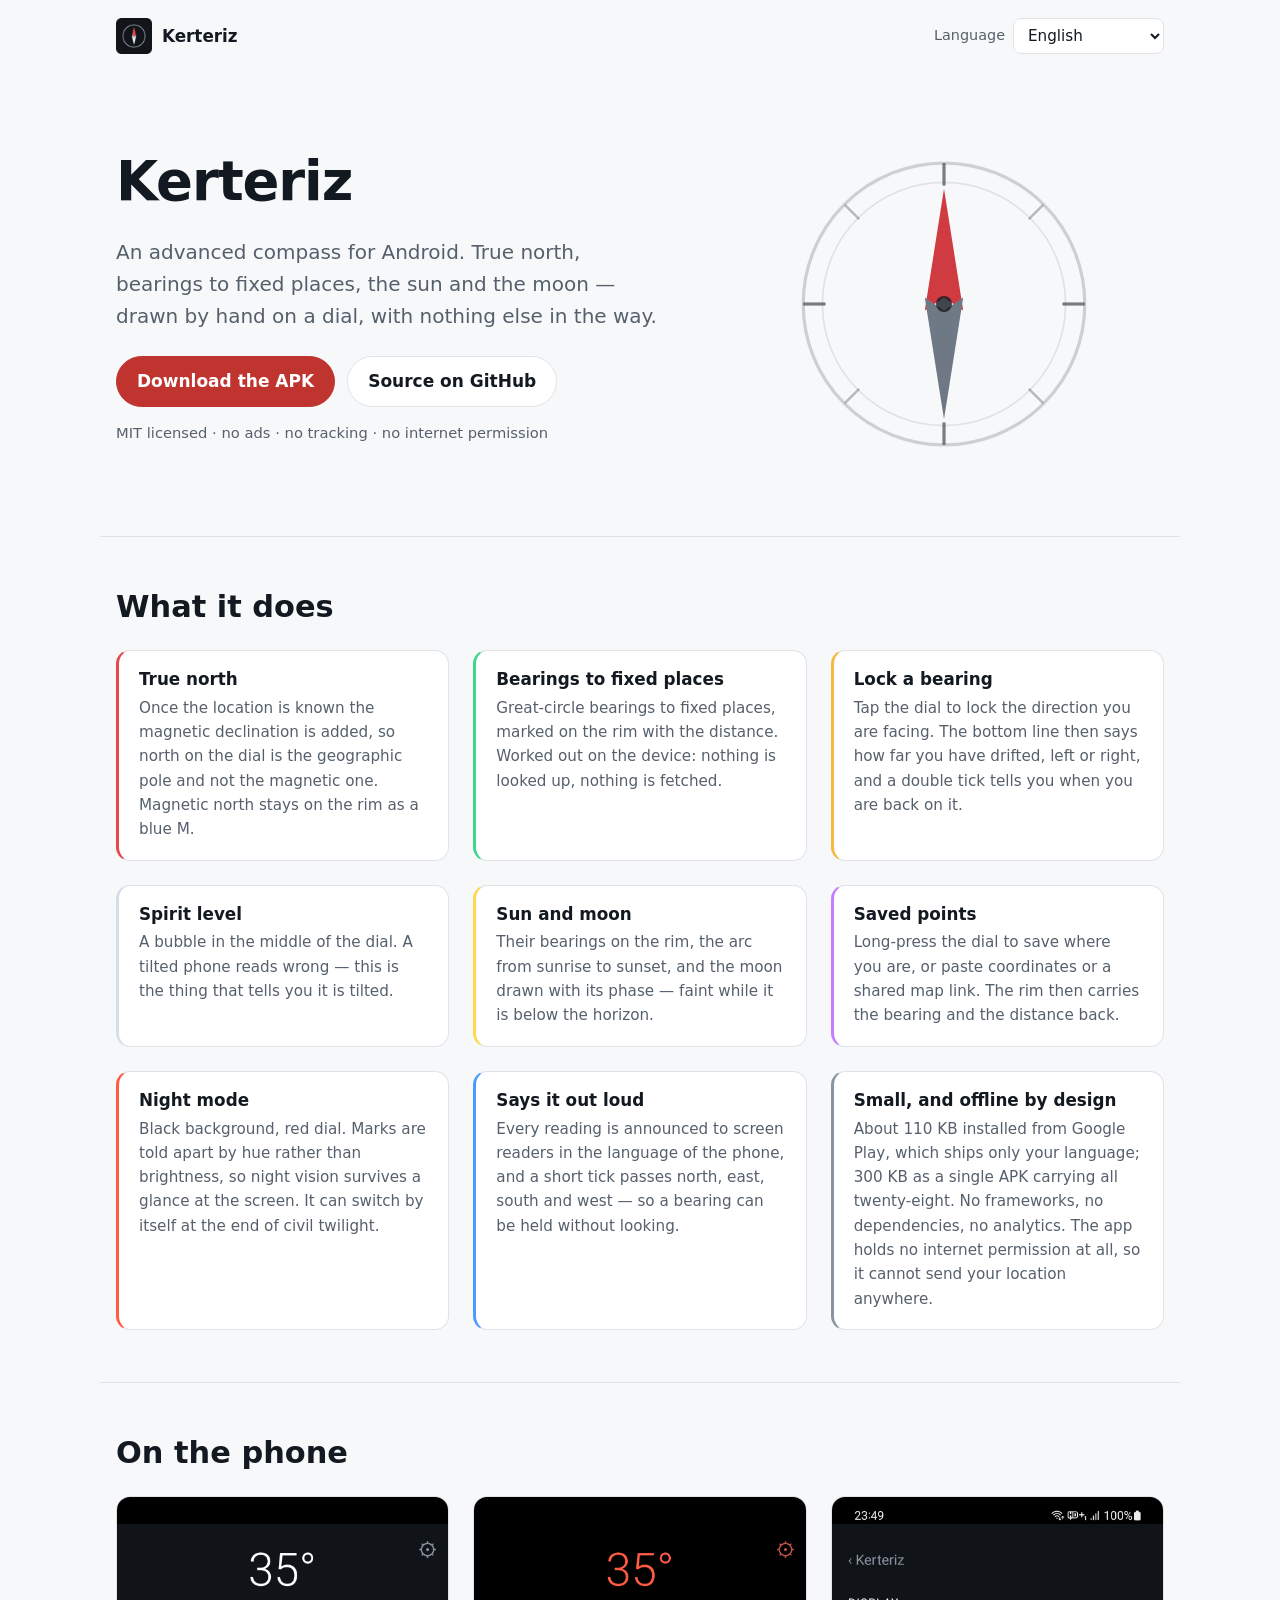
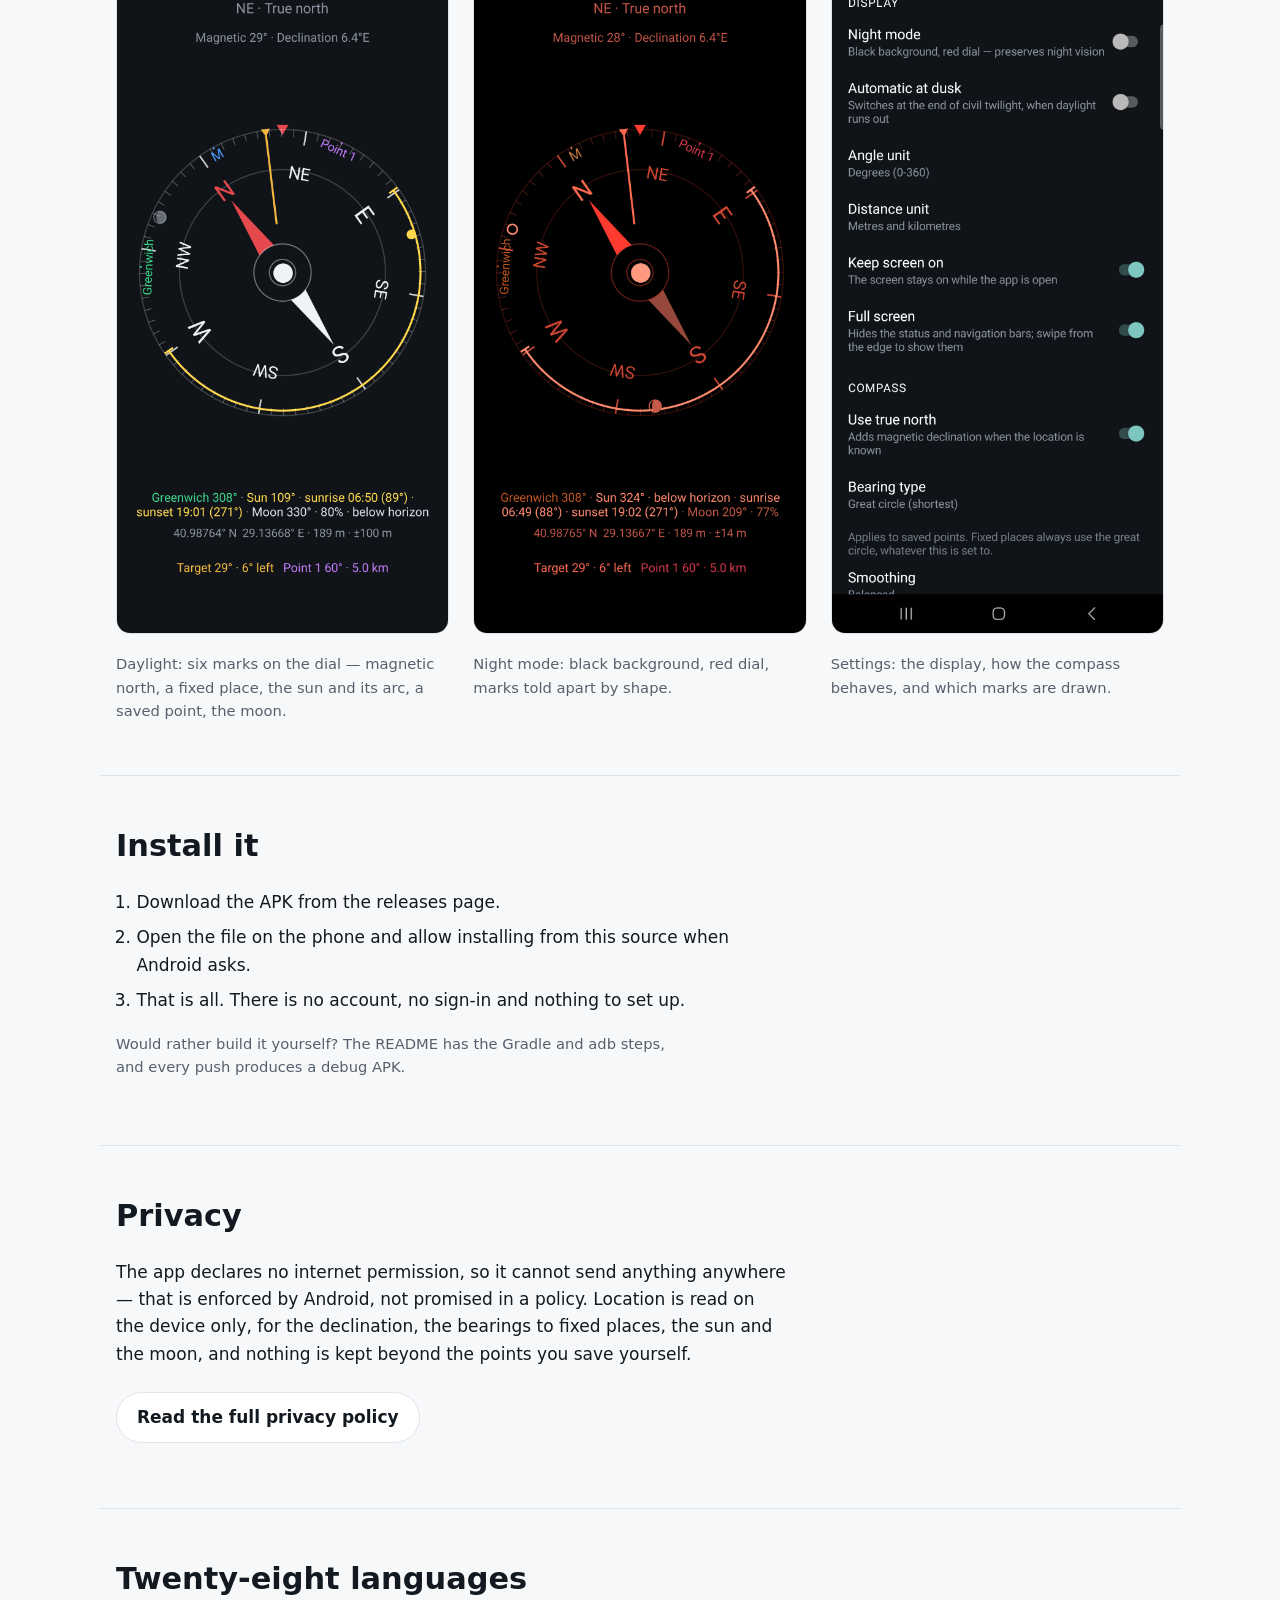
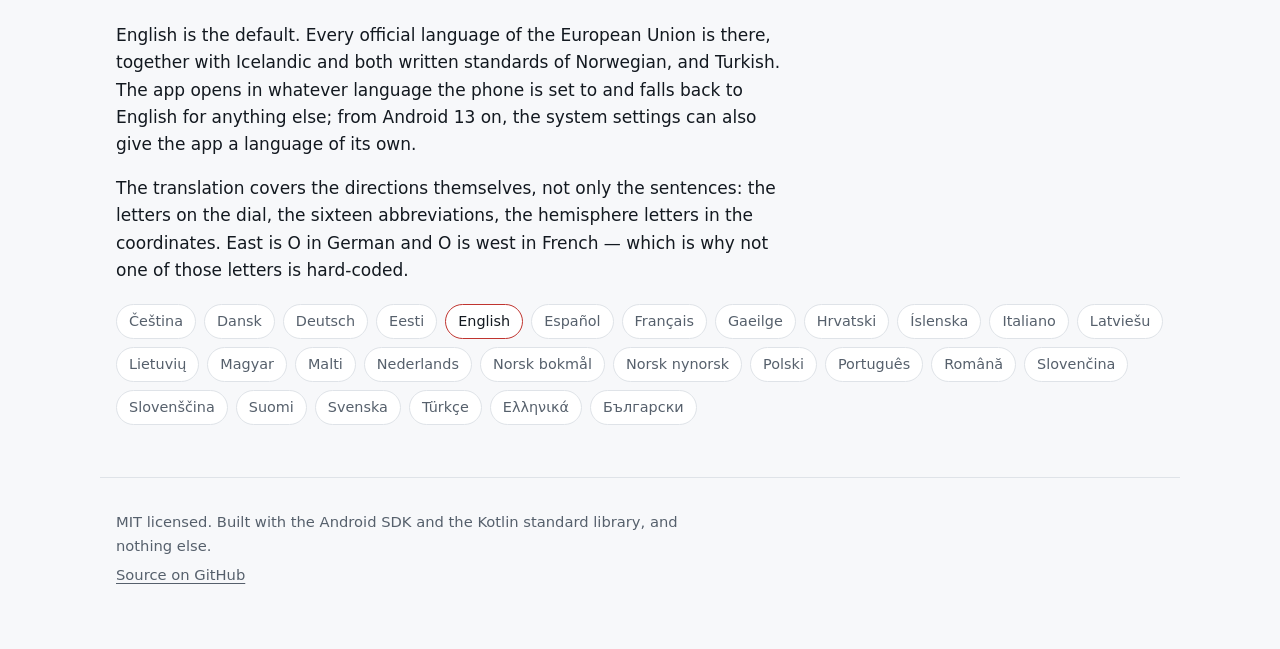
<file: docs/index.html>
<!DOCTYPE html>
<!--
  Kerteriz'in tanıtım sayfası. GitHub Pages bu klasörü (`docs/`) olduğu gibi
  yayımlıyor; derleme adımı yok, çünkü sayfanın kendisinin de uygulama gibi
  bağımlılığı yok: HTML, CSS ve iki küçük JS dosyası.

  Sayfadaki İngilizce metin doğrudan bu dosyada duruyor. Diğer yirmi yedi dil
  `assets/i18n.js` içinde; `assets/site.js` açılışta tarayıcının dilini okuyup
  metinleri değiştiriyor. İngilizce ayrı bir tabloda tekrarlanmıyor: site.js
  ilk yüklemede buradaki metinleri anlık görüntü olarak alıyor, İngilizceye
  dönüş o görüntüden yapılıyor.

  Gizlilik metni ayrı bir sayfa (`privacy/`) ve ayrı bir çeviri tablosu
  kullanıyor; sebebi ağırlık, bkz. `assets/privacy-i18n.js`'in başı.
-->
<html lang="en">
<head>
<meta charset="utf-8">
<meta name="viewport" content="width=device-width, initial-scale=1">
<title>Kerteriz — an advanced compass for Android</title>
<meta name="description" content="An advanced Android compass: true north, bearings to fixed places, the sun and the moon, saved points and a night mode. No internet permission, no ads, no tracking.">
<meta name="theme-color" content="#101418">
<meta name="color-scheme" content="dark light">
<link rel="icon" href="ikon.png" sizes="192x192">
<link rel="apple-touch-icon" href="ikon.png">
<link rel="canonical" href="https://kerteriz.aripd.com/">
<meta property="og:type" content="website">
<meta property="og:title" content="Kerteriz — an advanced compass for Android">
<meta property="og:description" content="True north, bearings to fixed places, the sun and the moon. No internet permission, no ads, no tracking.">
<meta property="og:url" content="https://kerteriz.aripd.com/">
<meta property="og:image" content="https://kerteriz.aripd.com/ekran-gunduz.png">
<meta name="twitter:card" content="summary_large_image">

<!--
  Her dil için ayrı bir adres: ?lang=de, ?lang=tr … Arama motorları çevirileri
  böyle ayırt eder, bağlantı paylaşan da seçtiği dili paylaşmış olur.
-->
<link rel="alternate" hreflang="x-default" href="https://kerteriz.aripd.com/">
<link rel="alternate" hreflang="en" href="https://kerteriz.aripd.com/?lang=en">
<link rel="alternate" hreflang="bg" href="https://kerteriz.aripd.com/?lang=bg">
<link rel="alternate" hreflang="cs" href="https://kerteriz.aripd.com/?lang=cs">
<link rel="alternate" hreflang="da" href="https://kerteriz.aripd.com/?lang=da">
<link rel="alternate" hreflang="de" href="https://kerteriz.aripd.com/?lang=de">
<link rel="alternate" hreflang="el" href="https://kerteriz.aripd.com/?lang=el">
<link rel="alternate" hreflang="es" href="https://kerteriz.aripd.com/?lang=es">
<link rel="alternate" hreflang="et" href="https://kerteriz.aripd.com/?lang=et">
<link rel="alternate" hreflang="fi" href="https://kerteriz.aripd.com/?lang=fi">
<link rel="alternate" hreflang="fr" href="https://kerteriz.aripd.com/?lang=fr">
<link rel="alternate" hreflang="ga" href="https://kerteriz.aripd.com/?lang=ga">
<link rel="alternate" hreflang="hr" href="https://kerteriz.aripd.com/?lang=hr">
<link rel="alternate" hreflang="hu" href="https://kerteriz.aripd.com/?lang=hu">
<link rel="alternate" hreflang="is" href="https://kerteriz.aripd.com/?lang=is">
<link rel="alternate" hreflang="it" href="https://kerteriz.aripd.com/?lang=it">
<link rel="alternate" hreflang="lt" href="https://kerteriz.aripd.com/?lang=lt">
<link rel="alternate" hreflang="lv" href="https://kerteriz.aripd.com/?lang=lv">
<link rel="alternate" hreflang="mt" href="https://kerteriz.aripd.com/?lang=mt">
<link rel="alternate" hreflang="nb" href="https://kerteriz.aripd.com/?lang=nb">
<link rel="alternate" hreflang="nl" href="https://kerteriz.aripd.com/?lang=nl">
<link rel="alternate" hreflang="nn" href="https://kerteriz.aripd.com/?lang=nn">
<link rel="alternate" hreflang="pl" href="https://kerteriz.aripd.com/?lang=pl">
<link rel="alternate" hreflang="pt" href="https://kerteriz.aripd.com/?lang=pt">
<link rel="alternate" hreflang="ro" href="https://kerteriz.aripd.com/?lang=ro">
<link rel="alternate" hreflang="sk" href="https://kerteriz.aripd.com/?lang=sk">
<link rel="alternate" hreflang="sl" href="https://kerteriz.aripd.com/?lang=sl">
<link rel="alternate" hreflang="sv" href="https://kerteriz.aripd.com/?lang=sv">
<link rel="alternate" hreflang="tr" href="https://kerteriz.aripd.com/?lang=tr">

<link rel="stylesheet" href="assets/style.css">
</head>
<body>

<a class="skip" href="#main" data-i18n="skip">Skip to content</a>

<header class="top">
  <a class="brand" href="./">
    <img src="ikon.png" width="36" height="36" alt="" decoding="async">
    <span>Kerteriz</span>
  </a>

  <!--
    Dil seçici. JavaScript kapalıysa görünmez: seçim de dil değişimi de ona
    bağlı, çalışmayan bir kutu göstermenin anlamı yok. Sayfanın kendisi o
    durumda İngilizce kalır ve tamamı okunur.
  -->
  <form class="picker" id="picker" hidden>
    <label for="lang" data-i18n="langLabel">Language</label>
    <select id="lang" name="lang"></select>
    <noscript><button type="submit">OK</button></noscript>
  </form>
</header>

<main id="main">

  <section class="hero">
    <div class="hero-text">
      <h1>Kerteriz</h1>
      <p class="tagline" data-i18n="tagline">An advanced compass for Android. True north, bearings to fixed places, the sun and the moon — drawn by hand on a dial, with nothing else in the way.</p>
      <p class="actions">
        <a class="button primary" href="https://github.com/aripdcom/kerteriz/releases/latest" data-i18n="btnDownload">Download the APK</a>
        <a class="button" href="https://github.com/aripdcom/kerteriz" data-i18n="btnSource">Source on GitHub</a>
      </p>
      <p class="note" data-i18n="heroNote">MIT licensed · no ads · no tracking · no internet permission</p>
    </div>

    <!--
      Kadranın sadeleştirilmiş hâli: kuzey kırmızı, güney beyaz, dışta ana
      yönlerin çentikleri. Uygulamadaki ibrenin aynısı, ekran görüntüsü değil
      çizim olduğu için her ölçekte net.
    -->
    <svg class="rose" viewBox="0 0 200 200" role="img" aria-labelledby="roseTitle">
      <title id="roseTitle" data-i18n="roseAlt">A compass dial with the needle pointing north</title>
      <circle cx="100" cy="100" r="88" fill="none" stroke="currentColor" stroke-opacity=".18" stroke-width="2"/>
      <circle cx="100" cy="100" r="76" fill="none" stroke="currentColor" stroke-opacity=".10" stroke-width="1"/>
      <g stroke="currentColor" stroke-opacity=".55" stroke-width="2">
        <line x1="100" y1="12" x2="100" y2="26"/>
        <line x1="188" y1="100" x2="174" y2="100"/>
        <line x1="100" y1="188" x2="100" y2="174"/>
        <line x1="12" y1="100" x2="26" y2="100"/>
      </g>
      <g stroke="currentColor" stroke-opacity=".28" stroke-width="1.5">
        <line x1="162" y1="38" x2="153" y2="47"/>
        <line x1="162" y1="162" x2="153" y2="153"/>
        <line x1="38" y1="162" x2="47" y2="153"/>
        <line x1="38" y1="38" x2="47" y2="47"/>
      </g>
      <polygon points="100,28 112,104 100,96 88,104" fill="var(--needle-north)"/>
      <polygon points="100,172 112,96 100,104 88,96" fill="var(--needle-south)"/>
      <circle cx="100" cy="100" r="5" fill="currentColor" fill-opacity=".8"/>
    </svg>
  </section>

  <section class="band" id="features">
    <h2 data-i18n="secFeatures">What it does</h2>
    <ul class="cards">
      <li class="card" style="--mark:#e5484d">
        <h3 data-i18n="f1t">True north</h3>
        <p data-i18n="f1b">Once the location is known the magnetic declination is added, so north on the dial is the geographic pole and not the magnetic one. Magnetic north stays on the rim as a blue M.</p>
      </li>
      <li class="card" style="--mark:#3dd68c">
        <h3 data-i18n="f2t">Bearings to fixed places</h3>
        <p data-i18n="f2b">Great-circle bearings to fixed places, marked on the rim with the distance. Worked out on the device: nothing is looked up, nothing is fetched.</p>
      </li>
      <li class="card" style="--mark:#f5b841">
        <h3 data-i18n="f3t">Lock a bearing</h3>
        <p data-i18n="f3b">Tap the dial to lock the direction you are facing. The bottom line then says how far you have drifted, left or right, and a double tick tells you when you are back on it.</p>
      </li>
      <li class="card" style="--mark:#d6dee8">
        <h3 data-i18n="f4t">Spirit level</h3>
        <p data-i18n="f4b">A bubble in the middle of the dial. A tilted phone reads wrong — this is the thing that tells you it is tilted.</p>
      </li>
      <li class="card" style="--mark:#ffd84d">
        <h3 data-i18n="f5t">Sun and moon</h3>
        <p data-i18n="f5b">Their bearings on the rim, the arc from sunrise to sunset, and the moon drawn with its phase — faint while it is below the horizon.</p>
      </li>
      <li class="card" style="--mark:#c77dff">
        <h3 data-i18n="f6t">Saved points</h3>
        <p data-i18n="f6b">Long-press the dial to save where you are, or paste coordinates or a shared map link. The rim then carries the bearing and the distance back.</p>
      </li>
      <li class="card" style="--mark:#ff5b45">
        <h3 data-i18n="f7t">Night mode</h3>
        <p data-i18n="f7b">Black background, red dial. Marks are told apart by hue rather than brightness, so night vision survives a glance at the screen. It can switch by itself at the end of civil twilight.</p>
      </li>
      <li class="card" style="--mark:#4c9aff">
        <h3 data-i18n="f8t">Says it out loud</h3>
        <p data-i18n="f8b">Every reading is announced to screen readers in the language of the phone, and a short tick passes north, east, south and west — so a bearing can be held without looking.</p>
      </li>
      <li class="card" style="--mark:#8a94a0">
        <h3 data-i18n="f9t">Small, and offline by design</h3>
        <p data-i18n="f9b">About 110 KB installed from Google Play, which ships only your language; 300 KB as a single APK carrying all twenty-eight. No frameworks, no dependencies, no analytics. The app holds no internet permission at all, so it cannot send your location anywhere.</p>
      </li>
    </ul>
  </section>

  <section class="band" id="screens">
    <h2 data-i18n="secScreens">On the phone</h2>
    <div class="shots">
      <figure>
        <img src="ekran-gunduz.png" width="1080" height="2400" loading="lazy" decoding="async" alt="" data-i18n-alt="s1c">
        <figcaption data-i18n="s1c">Daylight: six marks on the dial — magnetic north, a fixed place, the sun and its arc, a saved point, the moon.</figcaption>
      </figure>
      <figure>
        <img src="ekran-gece.png" width="1080" height="2400" loading="lazy" decoding="async" alt="" data-i18n-alt="s2c">
        <figcaption data-i18n="s2c">Night mode: black background, red dial, marks told apart by shape.</figcaption>
      </figure>
      <figure>
        <img src="ekran-ayarlar.png" width="1080" height="2400" loading="lazy" decoding="async" alt="" data-i18n-alt="s3c">
        <figcaption data-i18n="s3c">Settings: the display, how the compass behaves, and which marks are drawn.</figcaption>
      </figure>
    </div>
  </section>

  <section class="band narrow" id="install">
    <h2 data-i18n="secInstall">Install it</h2>
    <ol class="steps">
      <li data-i18n="i1">Download the APK from the releases page.</li>
      <li data-i18n="i2">Open the file on the phone and allow installing from this source when Android asks.</li>
      <li data-i18n="i3">That is all. There is no account, no sign-in and nothing to set up.</li>
    </ol>
    <p class="note" data-i18n="iNote">Would rather build it yourself? The README has the Gradle and adb steps, and every push produces a debug APK.</p>
  </section>

  <section class="band narrow" id="privacy">
    <h2 data-i18n="secPrivacy">Privacy</h2>
    <p data-i18n="privacy">The app declares no internet permission, so it cannot send anything anywhere — that is enforced by Android, not promised in a policy. Location is read on the device only, for the declination, the bearings to fixed places, the sun and the moon, and nothing is kept beyond the points you save yourself.</p>
    <p class="actions">
      <a class="button" href="privacy/" data-i18n="privacyMore">Read the full privacy policy</a>
    </p>
  </section>

  <section class="band narrow" id="languages">
    <h2 data-i18n="secLangs">Twenty-eight languages</h2>
    <p data-i18n="langsBody">English is the default. Every official language of the European Union is there, together with Icelandic and both written standards of Norwegian, and Turkish. The app opens in whatever language the phone is set to and falls back to English for anything else; from Android 13 on, the system settings can also give the app a language of its own.</p>
    <p data-i18n="langsBody2">The translation covers the directions themselves, not only the sentences: the letters on the dial, the sixteen abbreviations, the hemisphere letters in the coordinates. East is O in German and O is west in French — which is why not one of those letters is hard-coded.</p>
    <ul class="langs" id="langList"></ul>
  </section>

</main>

<footer class="foot">
  <p data-i18n="footNote">MIT licensed. Built with the Android SDK and the Kotlin standard library, and nothing else.</p>
  <p><a href="https://github.com/aripdcom/kerteriz" data-i18n="btnSource">Source on GitHub</a></p>
</footer>

<script src="assets/i18n.js"></script>
<script src="assets/site.js"></script>
</body>
</html>
</file>
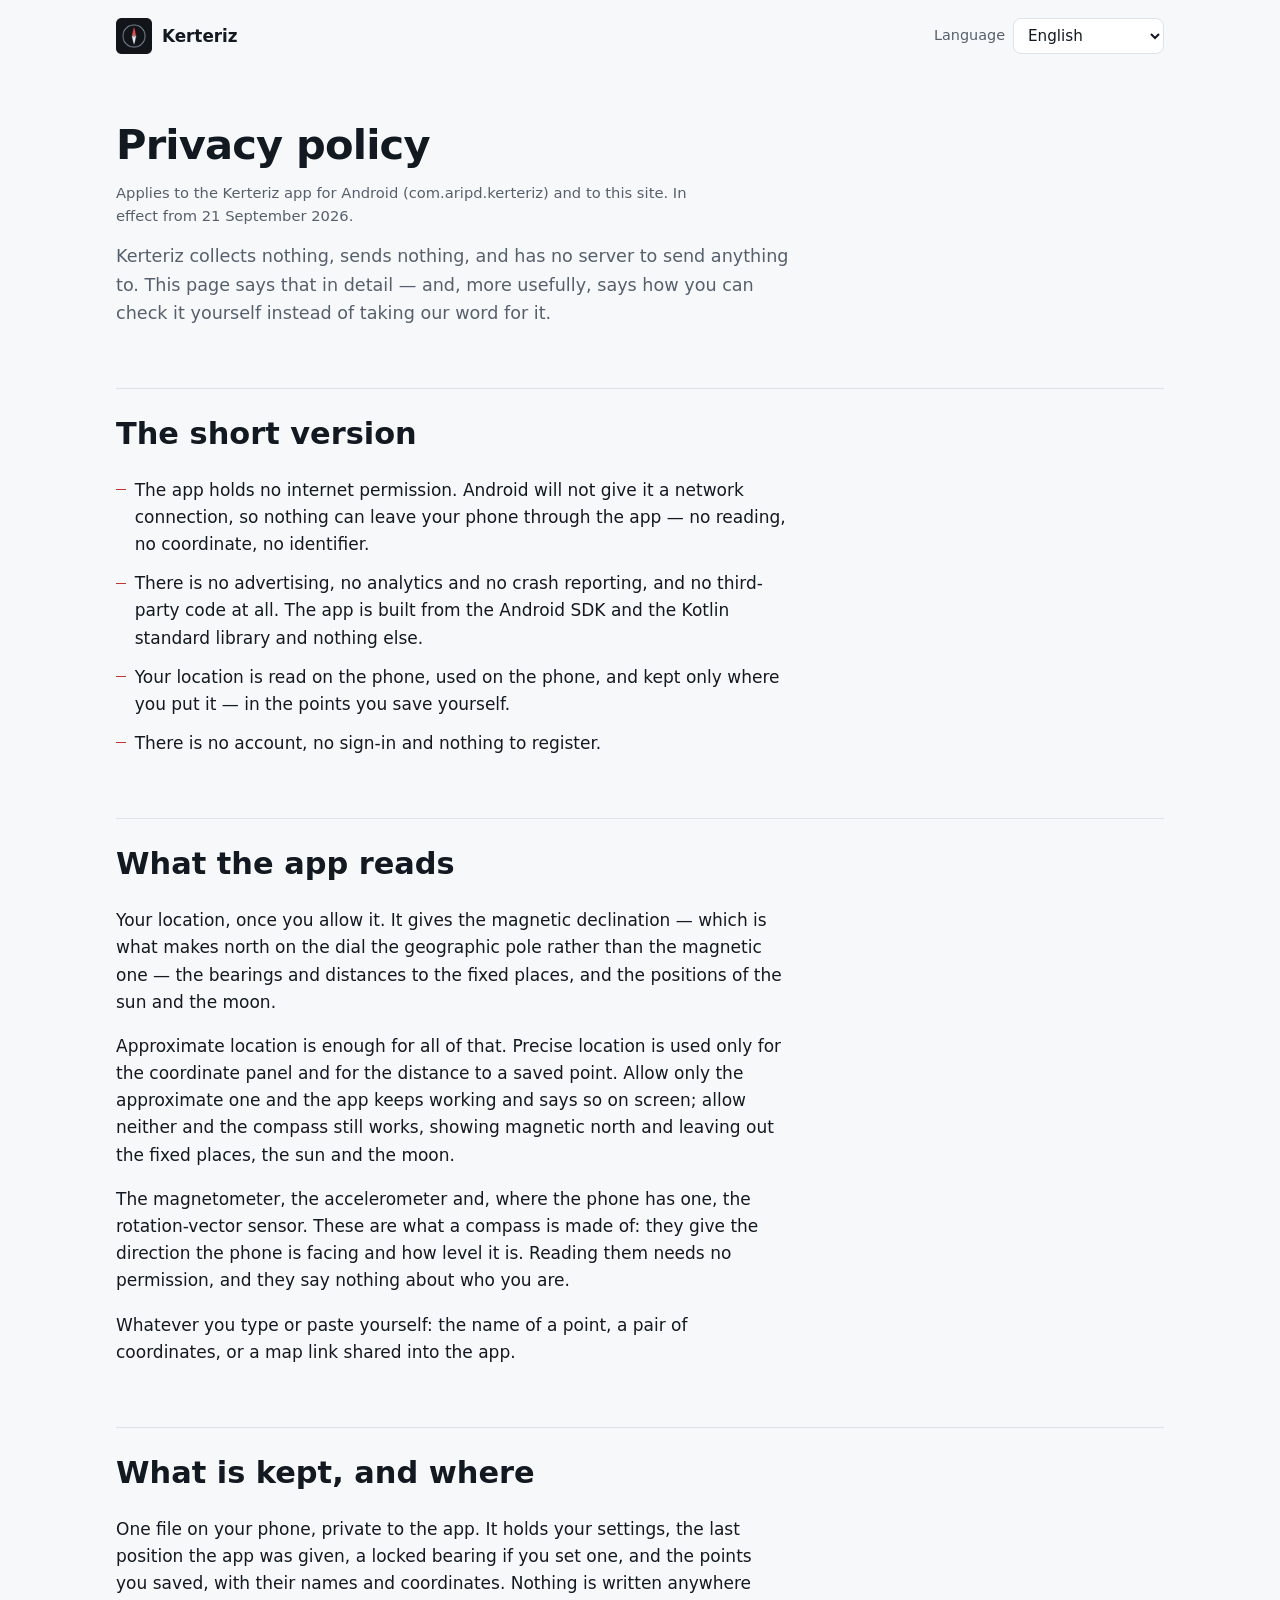
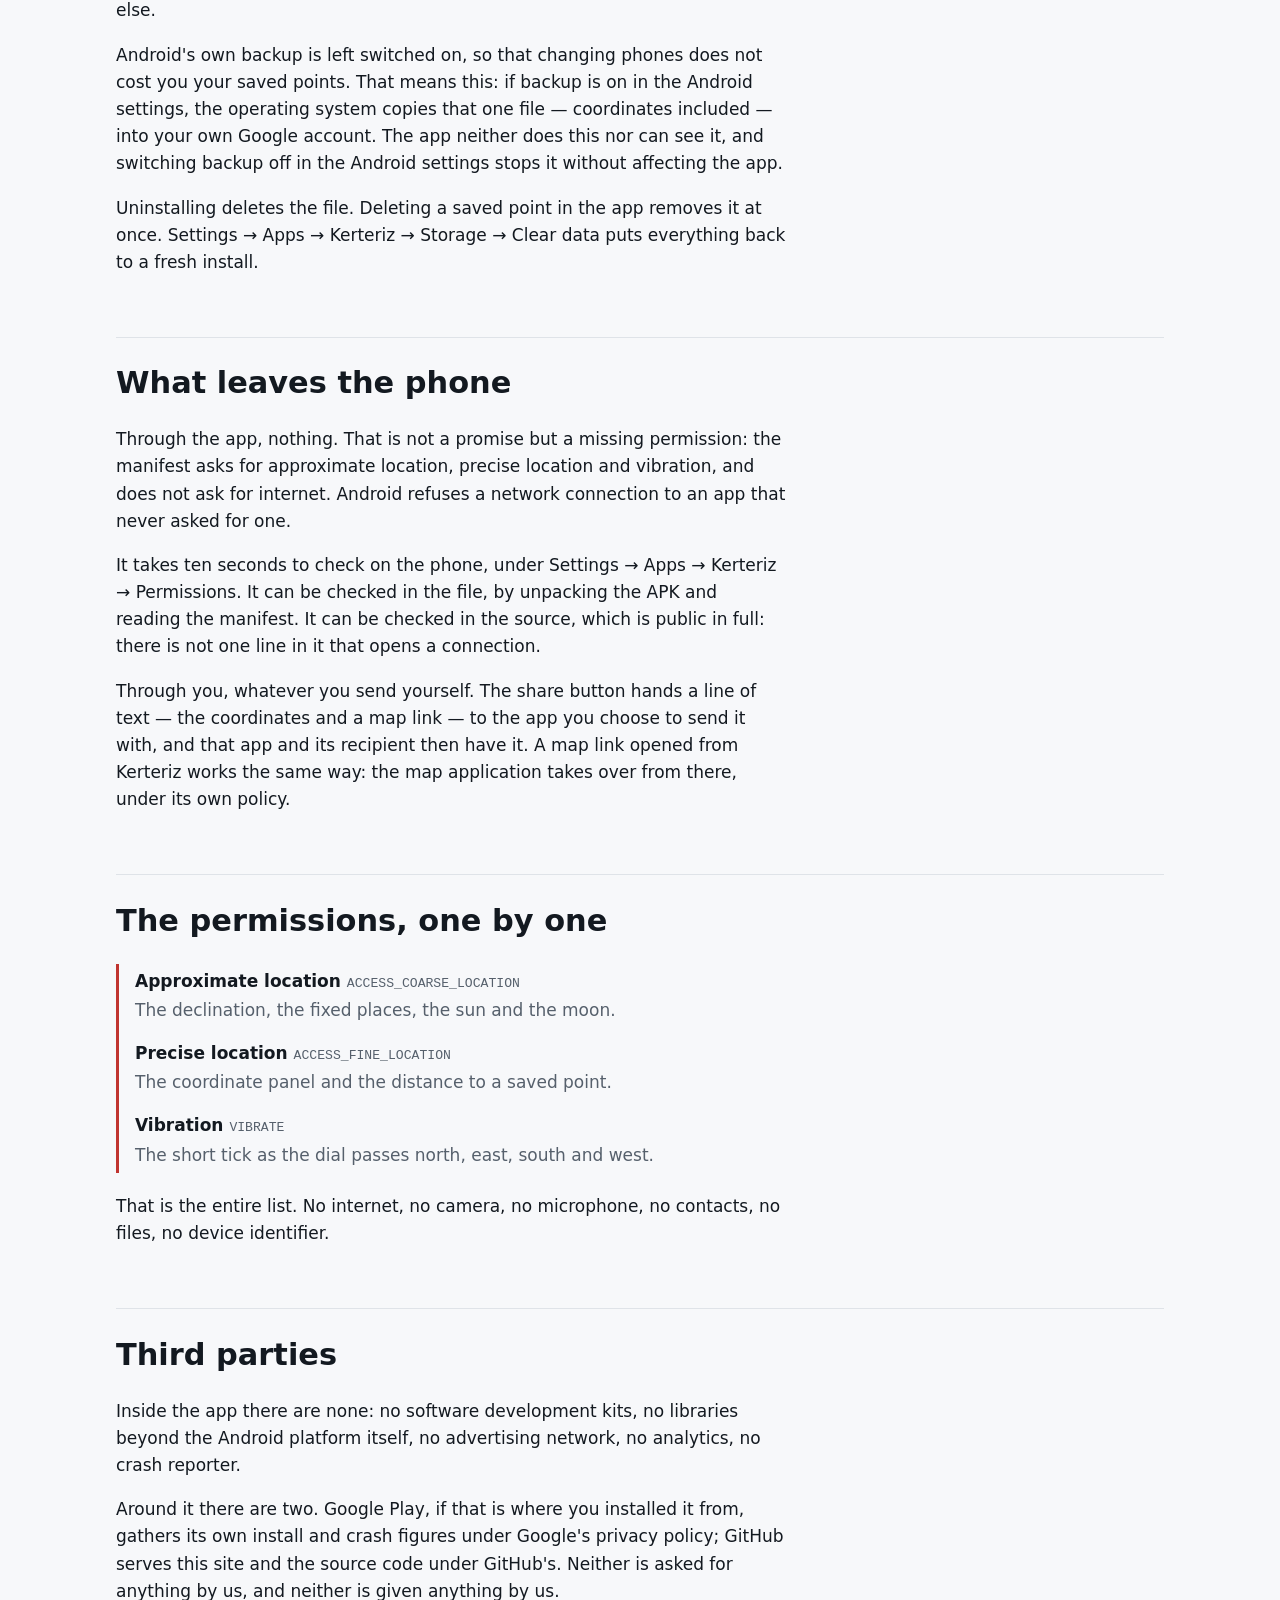
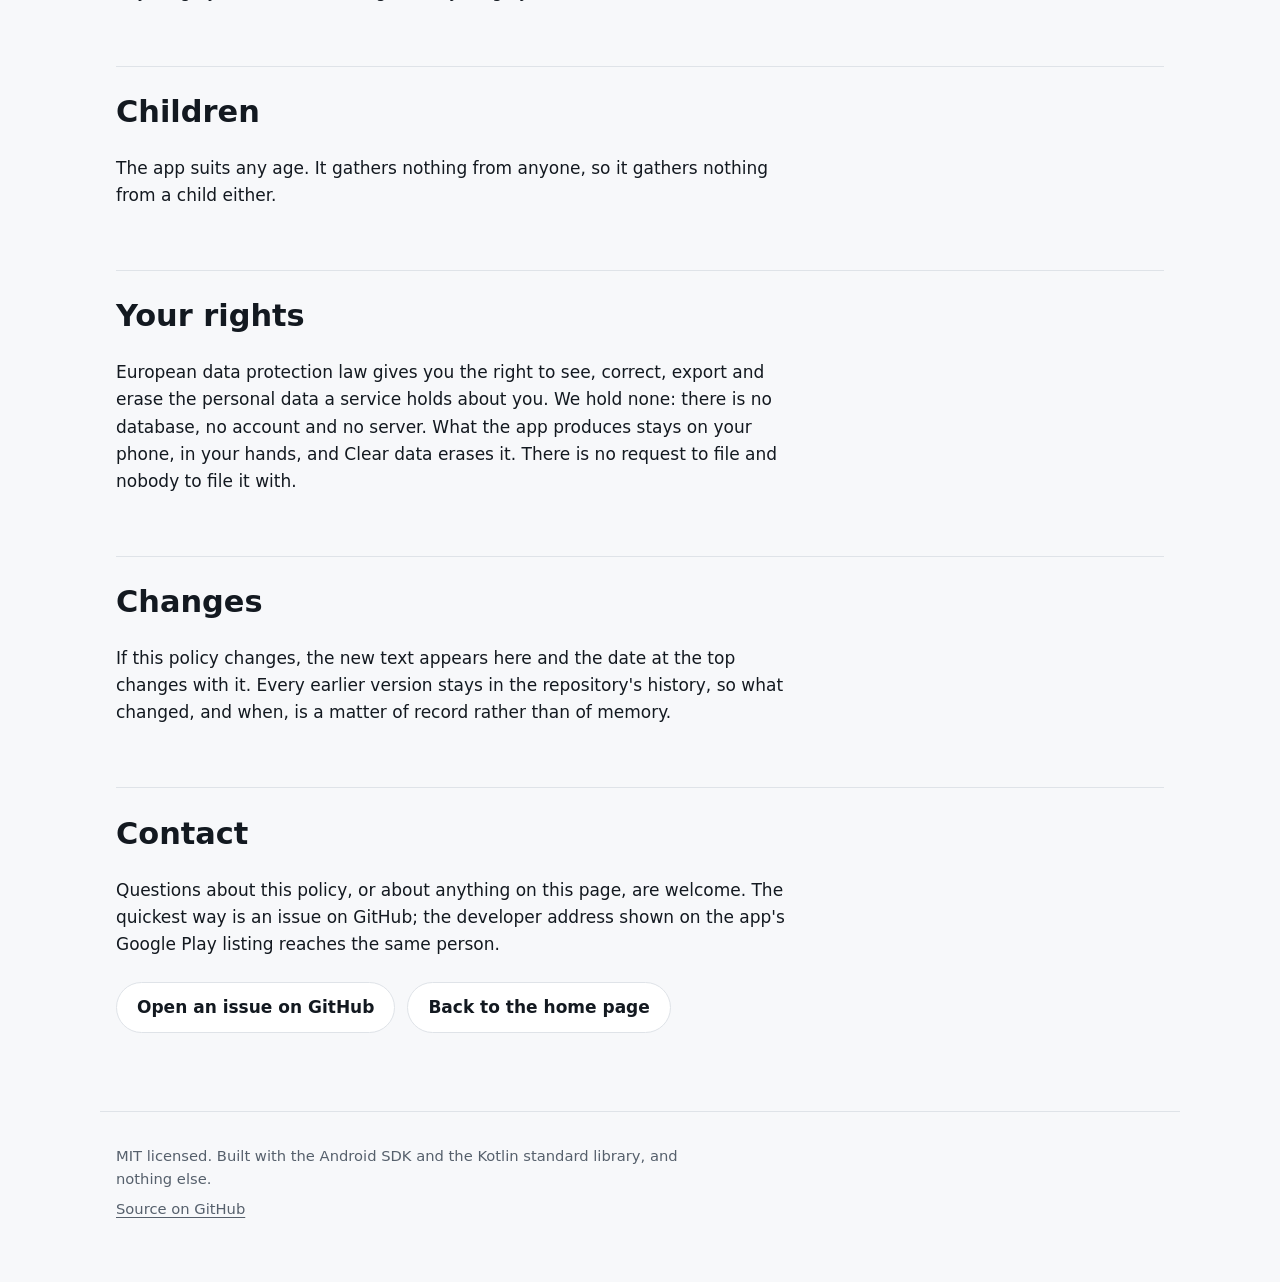
<file: docs/privacy/index.html>
<!DOCTYPE html>
<!--
  Gizlilik metni. Play Console yayımlanmış bir uygulamadan bunu ayrı, herkese
  açık ve düzenlenemez bir adreste istiyor; adres burası:
  https://kerteriz.aripd.com/privacy/

  Ana sayfayla aynı düzenek: İngilizce metin bu dosyanın içinde, diğer yirmi
  yedi dil `../assets/privacy-i18n.js` içinde, çeviriyi uygulayan `site.js`
  ikisinde de aynı. Ayrı bir çeviri dosyası olmasının sebebi ağırlık: ana
  sayfanın hiç kullanmayacağı 195 KB'lık gizlilik metnini oradaki ziyaretçiye
  de indirtmenin anlamı yok.

  Metin uygulamanın gerçekten yaptığını anlatır; söylenen her şey manifest'ten,
  `kerteriz.xml`'den ya da kaynak koddan doğrulanabilir. Yedekleme bölümü de
  buna dâhil: `allowBackup` açık, yani koordinatlar sistemin yedeğiyle Google
  hesabına gidebiliyor — bunu yazmayan bir gizlilik metni eksik olurdu.
-->
<html lang="en">
<head>
<meta charset="utf-8">
<meta name="viewport" content="width=device-width, initial-scale=1">
<title>Privacy — Kerteriz</title>
<meta name="description" content="Kerteriz for Android collects nothing and sends nothing: it holds no internet permission, so it cannot. What it reads, what it keeps on your phone, and how to check it yourself.">
<meta name="theme-color" content="#101418">
<meta name="color-scheme" content="dark light">
<link rel="icon" href="../ikon.png" sizes="192x192">
<link rel="apple-touch-icon" href="../ikon.png">
<link rel="canonical" href="https://kerteriz.aripd.com/privacy/">
<meta property="og:type" content="article">
<meta property="og:title" content="Privacy — Kerteriz">
<meta property="og:description" content="No internet permission, no analytics, no accounts. What the app reads, what it keeps, and how to check it yourself.">
<meta property="og:url" content="https://kerteriz.aripd.com/privacy/">

<link rel="alternate" hreflang="x-default" href="https://kerteriz.aripd.com/privacy/">
<link rel="alternate" hreflang="en" href="https://kerteriz.aripd.com/privacy/?lang=en">
<link rel="alternate" hreflang="bg" href="https://kerteriz.aripd.com/privacy/?lang=bg">
<link rel="alternate" hreflang="cs" href="https://kerteriz.aripd.com/privacy/?lang=cs">
<link rel="alternate" hreflang="da" href="https://kerteriz.aripd.com/privacy/?lang=da">
<link rel="alternate" hreflang="de" href="https://kerteriz.aripd.com/privacy/?lang=de">
<link rel="alternate" hreflang="el" href="https://kerteriz.aripd.com/privacy/?lang=el">
<link rel="alternate" hreflang="es" href="https://kerteriz.aripd.com/privacy/?lang=es">
<link rel="alternate" hreflang="et" href="https://kerteriz.aripd.com/privacy/?lang=et">
<link rel="alternate" hreflang="fi" href="https://kerteriz.aripd.com/privacy/?lang=fi">
<link rel="alternate" hreflang="fr" href="https://kerteriz.aripd.com/privacy/?lang=fr">
<link rel="alternate" hreflang="ga" href="https://kerteriz.aripd.com/privacy/?lang=ga">
<link rel="alternate" hreflang="hr" href="https://kerteriz.aripd.com/privacy/?lang=hr">
<link rel="alternate" hreflang="hu" href="https://kerteriz.aripd.com/privacy/?lang=hu">
<link rel="alternate" hreflang="is" href="https://kerteriz.aripd.com/privacy/?lang=is">
<link rel="alternate" hreflang="it" href="https://kerteriz.aripd.com/privacy/?lang=it">
<link rel="alternate" hreflang="lt" href="https://kerteriz.aripd.com/privacy/?lang=lt">
<link rel="alternate" hreflang="lv" href="https://kerteriz.aripd.com/privacy/?lang=lv">
<link rel="alternate" hreflang="mt" href="https://kerteriz.aripd.com/privacy/?lang=mt">
<link rel="alternate" hreflang="nb" href="https://kerteriz.aripd.com/privacy/?lang=nb">
<link rel="alternate" hreflang="nl" href="https://kerteriz.aripd.com/privacy/?lang=nl">
<link rel="alternate" hreflang="nn" href="https://kerteriz.aripd.com/privacy/?lang=nn">
<link rel="alternate" hreflang="pl" href="https://kerteriz.aripd.com/privacy/?lang=pl">
<link rel="alternate" hreflang="pt" href="https://kerteriz.aripd.com/privacy/?lang=pt">
<link rel="alternate" hreflang="ro" href="https://kerteriz.aripd.com/privacy/?lang=ro">
<link rel="alternate" hreflang="sk" href="https://kerteriz.aripd.com/privacy/?lang=sk">
<link rel="alternate" hreflang="sl" href="https://kerteriz.aripd.com/privacy/?lang=sl">
<link rel="alternate" hreflang="sv" href="https://kerteriz.aripd.com/privacy/?lang=sv">
<link rel="alternate" hreflang="tr" href="https://kerteriz.aripd.com/privacy/?lang=tr">

<link rel="stylesheet" href="../assets/style.css">
</head>
<body>

<a class="skip" href="#main" data-i18n="skip">Skip to content</a>

<header class="top">
  <a class="brand" href="../">
    <img src="../ikon.png" width="36" height="36" alt="" decoding="async">
    <span>Kerteriz</span>
  </a>

  <form class="picker" id="picker" hidden>
    <label for="lang" data-i18n="langLabel">Language</label>
    <select id="lang" name="lang"></select>
    <noscript><button type="submit">OK</button></noscript>
  </form>
</header>

<main id="main" class="policy">

  <h1 data-i18n="h1">Privacy policy</h1>
  <p class="note" data-i18n="updated">Applies to the Kerteriz app for Android (com.aripd.kerteriz) and to this site. In effect from 21 September 2026.</p>
  <p class="lead" data-i18n="lead">Kerteriz collects nothing, sends nothing, and has no server to send anything to. This page says that in detail — and, more usefully, says how you can check it yourself instead of taking our word for it.</p>

  <h2 data-i18n="secShort">The short version</h2>
  <ul class="plain">
    <li data-i18n="sh1">The app holds no internet permission. Android will not give it a network connection, so nothing can leave your phone through the app — no reading, no coordinate, no identifier.</li>
    <li data-i18n="sh2">There is no advertising, no analytics and no crash reporting, and no third-party code at all. The app is built from the Android SDK and the Kotlin standard library and nothing else.</li>
    <li data-i18n="sh3">Your location is read on the phone, used on the phone, and kept only where you put it — in the points you save yourself.</li>
    <li data-i18n="sh4">There is no account, no sign-in and nothing to register.</li>
  </ul>

  <h2 data-i18n="secWhat">What the app reads</h2>
  <p data-i18n="whatLoc">Your location, once you allow it. It gives the magnetic declination — which is what makes north on the dial the geographic pole rather than the magnetic one — the bearings and distances to the fixed places, and the positions of the sun and the moon.</p>
  <p data-i18n="whatLocB">Approximate location is enough for all of that. Precise location is used only for the coordinate panel and for the distance to a saved point. Allow only the approximate one and the app keeps working and says so on screen; allow neither and the compass still works, showing magnetic north and leaving out the fixed places, the sun and the moon.</p>
  <p data-i18n="whatSensors">The magnetometer, the accelerometer and, where the phone has one, the rotation-vector sensor. These are what a compass is made of: they give the direction the phone is facing and how level it is. Reading them needs no permission, and they say nothing about who you are.</p>
  <p data-i18n="whatYou">Whatever you type or paste yourself: the name of a point, a pair of coordinates, or a map link shared into the app.</p>

  <h2 data-i18n="secStore">What is kept, and where</h2>
  <p data-i18n="store1">One file on your phone, private to the app. It holds your settings, the last position the app was given, a locked bearing if you set one, and the points you saved, with their names and coordinates. Nothing is written anywhere else.</p>
  <p data-i18n="store2">Android's own backup is left switched on, so that changing phones does not cost you your saved points. That means this: if backup is on in the Android settings, the operating system copies that one file — coordinates included — into your own Google account. The app neither does this nor can see it, and switching backup off in the Android settings stops it without affecting the app.</p>
  <p data-i18n="store3">Uninstalling deletes the file. Deleting a saved point in the app removes it at once. Settings → Apps → Kerteriz → Storage → Clear data puts everything back to a fresh install.</p>

  <h2 data-i18n="secOut">What leaves the phone</h2>
  <p data-i18n="out1">Through the app, nothing. That is not a promise but a missing permission: the manifest asks for approximate location, precise location and vibration, and does not ask for internet. Android refuses a network connection to an app that never asked for one.</p>
  <p data-i18n="out2">It takes ten seconds to check on the phone, under Settings → Apps → Kerteriz → Permissions. It can be checked in the file, by unpacking the APK and reading the manifest. It can be checked in the source, which is public in full: there is not one line in it that opens a connection.</p>
  <p data-i18n="out3">Through you, whatever you send yourself. The share button hands a line of text — the coordinates and a map link — to the app you choose to send it with, and that app and its recipient then have it. A map link opened from Kerteriz works the same way: the map application takes over from there, under its own policy.</p>

  <h2 data-i18n="secPerms">The permissions, one by one</h2>
  <dl class="perms">
    <dt><span data-i18n="permCoarse">Approximate location</span> <code>ACCESS_COARSE_LOCATION</code></dt>
    <dd data-i18n="permCoarseWhy">The declination, the fixed places, the sun and the moon.</dd>
    <dt><span data-i18n="permFine">Precise location</span> <code>ACCESS_FINE_LOCATION</code></dt>
    <dd data-i18n="permFineWhy">The coordinate panel and the distance to a saved point.</dd>
    <dt><span data-i18n="permVibrate">Vibration</span> <code>VIBRATE</code></dt>
    <dd data-i18n="permVibrateWhy">The short tick as the dial passes north, east, south and west.</dd>
  </dl>
  <p data-i18n="permNone">That is the entire list. No internet, no camera, no microphone, no contacts, no files, no device identifier.</p>

  <h2 data-i18n="secThird">Third parties</h2>
  <p data-i18n="third1">Inside the app there are none: no software development kits, no libraries beyond the Android platform itself, no advertising network, no analytics, no crash reporter.</p>
  <p data-i18n="third2">Around it there are two. Google Play, if that is where you installed it from, gathers its own install and crash figures under Google's privacy policy; GitHub serves this site and the source code under GitHub's. Neither is asked for anything by us, and neither is given anything by us.</p>

  <h2 data-i18n="secKids">Children</h2>
  <p data-i18n="kids">The app suits any age. It gathers nothing from anyone, so it gathers nothing from a child either.</p>

  <h2 data-i18n="secRights">Your rights</h2>
  <p data-i18n="rights">European data protection law gives you the right to see, correct, export and erase the personal data a service holds about you. We hold none: there is no database, no account and no server. What the app produces stays on your phone, in your hands, and Clear data erases it. There is no request to file and nobody to file it with.</p>

  <h2 data-i18n="secChanges">Changes</h2>
  <p data-i18n="changes">If this policy changes, the new text appears here and the date at the top changes with it. Every earlier version stays in the repository's history, so what changed, and when, is a matter of record rather than of memory.</p>

  <h2 data-i18n="secContact">Contact</h2>
  <p data-i18n="contact">Questions about this policy, or about anything on this page, are welcome. The quickest way is an issue on GitHub; the developer address shown on the app's Google Play listing reaches the same person.</p>
  <p class="actions">
    <a class="button" href="https://github.com/aripdcom/kerteriz/issues" data-i18n="contactLink">Open an issue on GitHub</a>
    <a class="button" href="../" data-i18n="backHome">Back to the home page</a>
  </p>

</main>

<footer class="foot">
  <p data-i18n="footNote">MIT licensed. Built with the Android SDK and the Kotlin standard library, and nothing else.</p>
  <p><a href="https://github.com/aripdcom/kerteriz" data-i18n="btnSource">Source on GitHub</a></p>
</footer>

<script src="../assets/privacy-i18n.js"></script>
<script src="../assets/site.js"></script>
</body>
</html>
</file>
<file: docs/assets/style.css>
/*
  Sayfanın tamamı bu dosyada; çerçeve yok, derleme yok.

  Renkler uygulamadan alındı: zemin #101418, yazı #F0F3F6, kuzey kırmızısı
  #E5484D, kadran işaretlerinin renkleri de kartların kenarında geçiyor
  (manyetik mavi, kıble yeşil, güneş sarı, nokta mor). Böylece siteye bakan
  biri ekran görüntüsündeki renkleri tanıyor.

  Varsayılan koyu, çünkü uygulamanın kendisi koyu. Sistemi açık temaya
  ayarlı olanda açık sürüm devreye girer; iki hâlde de yazı/zemin kontrastı
  WCAG AA eşiğinin (4,5:1) üstünde.
*/

:root {
  color-scheme: dark light;

  --bg: #101418;
  --surface: #171c22;
  --line: #262d35;
  --text: #f0f3f6;
  --dim: #9aa4b0;
  --accent: #e5484d;
  --accent-ink: #ffffff;

  /* Girişteki kadranın ibresi: kuzey kırmızı, güney açık — uygulamadaki gibi.
     Açık temada güneyin beyazı zemine karışırdı, orada koyu griye döner. */
  --needle-north: #e5484d;
  --needle-south: #f0f3f6;

  --radius: 14px;
  --gap: 24px;
  --measure: 62ch;
  --font: system-ui, -apple-system, "Segoe UI", Roboto, "Helvetica Neue", Arial,
          "Noto Sans", "Liberation Sans", sans-serif;
}

@media (prefers-color-scheme: light) {
  :root {
    --bg: #f7f8fa;
    --surface: #ffffff;
    --line: #dfe3e8;
    --text: #131920;
    --dim: #56606c;
    --accent: #c0342f;
    --needle-north: #cf3b40;
    --needle-south: #6f7885;
  }
}

* { box-sizing: border-box; }

html { -webkit-text-size-adjust: 100%; }

body {
  margin: 0;
  background: var(--bg);
  color: var(--text);
  font-family: var(--font);
  font-size: 17px;
  line-height: 1.6;
  /* Yunanca, Bulgarca ve Baltık dillerinde sözcükler uzun; kesme serbest. */
  overflow-wrap: break-word;
}

h1, h2, h3 { line-height: 1.2; text-wrap: balance; }
h1 { font-size: clamp(2.4rem, 7vw, 3.4rem); margin: 0 0 .4em; letter-spacing: -.02em; }
h2 { font-size: clamp(1.4rem, 3.4vw, 1.9rem); margin: 0 0 .8em; }
h3 { font-size: 1.05rem; margin: 0 0 .4em; }
p  { margin: 0 0 1em; max-width: var(--measure); }

a { color: inherit; text-underline-offset: 3px; }
a:focus-visible, select:focus-visible, button:focus-visible {
  outline: 2px solid var(--accent);
  outline-offset: 3px;
  border-radius: 4px;
}

img { max-width: 100%; height: auto; }

.skip {
  position: absolute;
  left: -9999px;
  top: 0;
  background: var(--surface);
  padding: 10px 16px;
  border-radius: 0 0 var(--radius) 0;
}
.skip:focus { left: 0; z-index: 10; }

/* ---------------------------------------------------------------- başlık */

.top {
  display: flex;
  flex-wrap: wrap;
  gap: 12px;
  align-items: center;
  justify-content: space-between;
  max-width: 1080px;
  margin: 0 auto;
  padding: 18px 16px;
}

.brand {
  display: inline-flex;
  align-items: center;
  gap: 10px;
  font-weight: 600;
  font-size: 1.05rem;
  text-decoration: none;
}

.picker { display: flex; align-items: center; gap: 8px; }
.picker label { color: var(--dim); font-size: .9rem; }

.picker select {
  font: inherit;
  font-size: .95rem;
  color: var(--text);
  background: var(--surface);
  border: 1px solid var(--line);
  border-radius: 8px;
  padding: 7px 10px;
  max-width: 60vw;
}

/* ------------------------------------------------------------------ giriş */

.hero {
  display: grid;
  grid-template-columns: minmax(0, 1.25fr) minmax(0, 1fr);
  gap: clamp(24px, 5vw, 56px);
  align-items: center;
  max-width: 1080px;
  margin: 0 auto;
  padding: clamp(24px, 6vw, 72px) 16px clamp(32px, 6vw, 72px);
}

.tagline { font-size: clamp(1.05rem, 2.2vw, 1.25rem); color: var(--dim); }

.rose { width: 100%; max-width: 320px; justify-self: center; color: var(--text); }

.actions { display: flex; flex-wrap: wrap; gap: 12px; margin: 1.4em 0 .8em; }

.button {
  display: inline-block;
  padding: 11px 20px;
  border: 1px solid var(--line);
  border-radius: 999px;
  background: var(--surface);
  font-weight: 600;
  text-decoration: none;
}
.button:hover { border-color: var(--dim); }

.button.primary {
  background: var(--accent);
  border-color: var(--accent);
  color: var(--accent-ink);
}
.button.primary:hover { filter: brightness(1.08); }

.note { color: var(--dim); font-size: .92rem; }

/* ---------------------------------------------------------------- bölümler */

.band {
  max-width: 1080px;
  margin: 0 auto;
  padding: clamp(28px, 5vw, 52px) 16px;
  border-top: 1px solid var(--line);
}

.band.narrow p, .band.narrow ol { max-width: var(--measure); }

.cards {
  list-style: none;
  margin: 0;
  padding: 0;
  display: grid;
  grid-template-columns: repeat(auto-fit, minmax(260px, 1fr));
  gap: var(--gap);
}

.card {
  background: var(--surface);
  border: 1px solid var(--line);
  border-left: 3px solid var(--mark, var(--accent));
  border-radius: var(--radius);
  padding: 18px 20px;
}
.card p { margin: 0; color: var(--dim); font-size: .95rem; }

.shots {
  display: grid;
  grid-template-columns: repeat(auto-fit, minmax(210px, 1fr));
  gap: var(--gap);
}
.shots figure { margin: 0; }
.shots img {
  width: 100%;
  border: 1px solid var(--line);
  border-radius: var(--radius);
  background: #000;
}
.shots figcaption { margin-top: 10px; color: var(--dim); font-size: .92rem; }

.steps { padding-left: 1.2em; }
.steps li { margin-bottom: .5em; }

.langs {
  list-style: none;
  display: flex;
  flex-wrap: wrap;
  gap: 8px;
  margin: 1.2em 0 0;
  padding: 0;
}
.langs li { margin: 0; }
.langs a {
  display: inline-block;
  padding: 5px 12px;
  border: 1px solid var(--line);
  border-radius: 999px;
  background: var(--surface);
  font-size: .9rem;
  text-decoration: none;
  color: var(--dim);
}
.langs a:hover { color: var(--text); border-color: var(--dim); }
.langs a[aria-current="true"] {
  color: var(--text);
  border-color: var(--accent);
}

/* ----------------------------------------------------------- gizlilik sayfası */

/*
  Tek sütun, dar ölçü: bu sayfa baştan sona okunur, göz gezdirilmez. Kartlar,
  ızgaralar ve ekran görüntüleri yok — başlıklar, paragraflar ve bir izin
  listesi var.
*/

.policy {
  max-width: 1080px;
  margin: 0 auto;
  padding: clamp(24px, 5vw, 48px) 16px clamp(32px, 6vw, 64px);
}
.policy h1 { font-size: clamp(2rem, 5vw, 2.6rem); }
.policy h2 {
  margin-top: 2em;
  padding-top: .9em;
  border-top: 1px solid var(--line);
}
.policy .lead { font-size: 1.1rem; color: var(--dim); }
.policy > .note { margin-top: -.4em; }

.plain {
  list-style: none;
  margin: 0 0 1em;
  padding: 0;
  max-width: var(--measure);
}
.plain li {
  position: relative;
  padding-left: 1.1em;
  margin-bottom: .7em;
}
/* Madde imi yerine ince bir çizgi: nokta değil, sayfanın kendi tonunda. */
.plain li::before {
  content: "";
  position: absolute;
  left: 0;
  top: .72em;
  width: .6em;
  height: 1px;
  background: var(--accent);
}

.perms {
  margin: 0 0 1.2em;
  max-width: var(--measure);
  border-left: 3px solid var(--accent);
  padding: 4px 0 4px 16px;
}
.perms dt { font-weight: 600; margin-top: .9em; }
.perms dt:first-child { margin-top: 0; }
.perms dd { margin: .15em 0 0; color: var(--dim); }
/* İznin teknik adı: çevrilmez, telefonun izin listesinde aynen bu yazar. */
.perms code {
  display: inline-block;
  font-size: .82rem;
  font-weight: 400;
  color: var(--dim);
  word-break: break-all;
}

/* --------------------------------------------------------------------- alt */

.foot {
  max-width: 1080px;
  margin: 0 auto;
  padding: 32px 16px 56px;
  border-top: 1px solid var(--line);
  color: var(--dim);
  font-size: .92rem;
}
.foot p { margin: 0 0 .4em; }

@media (max-width: 720px) {
  .hero { grid-template-columns: 1fr; }
  .rose { max-width: 220px; order: -1; }
}
</file>
